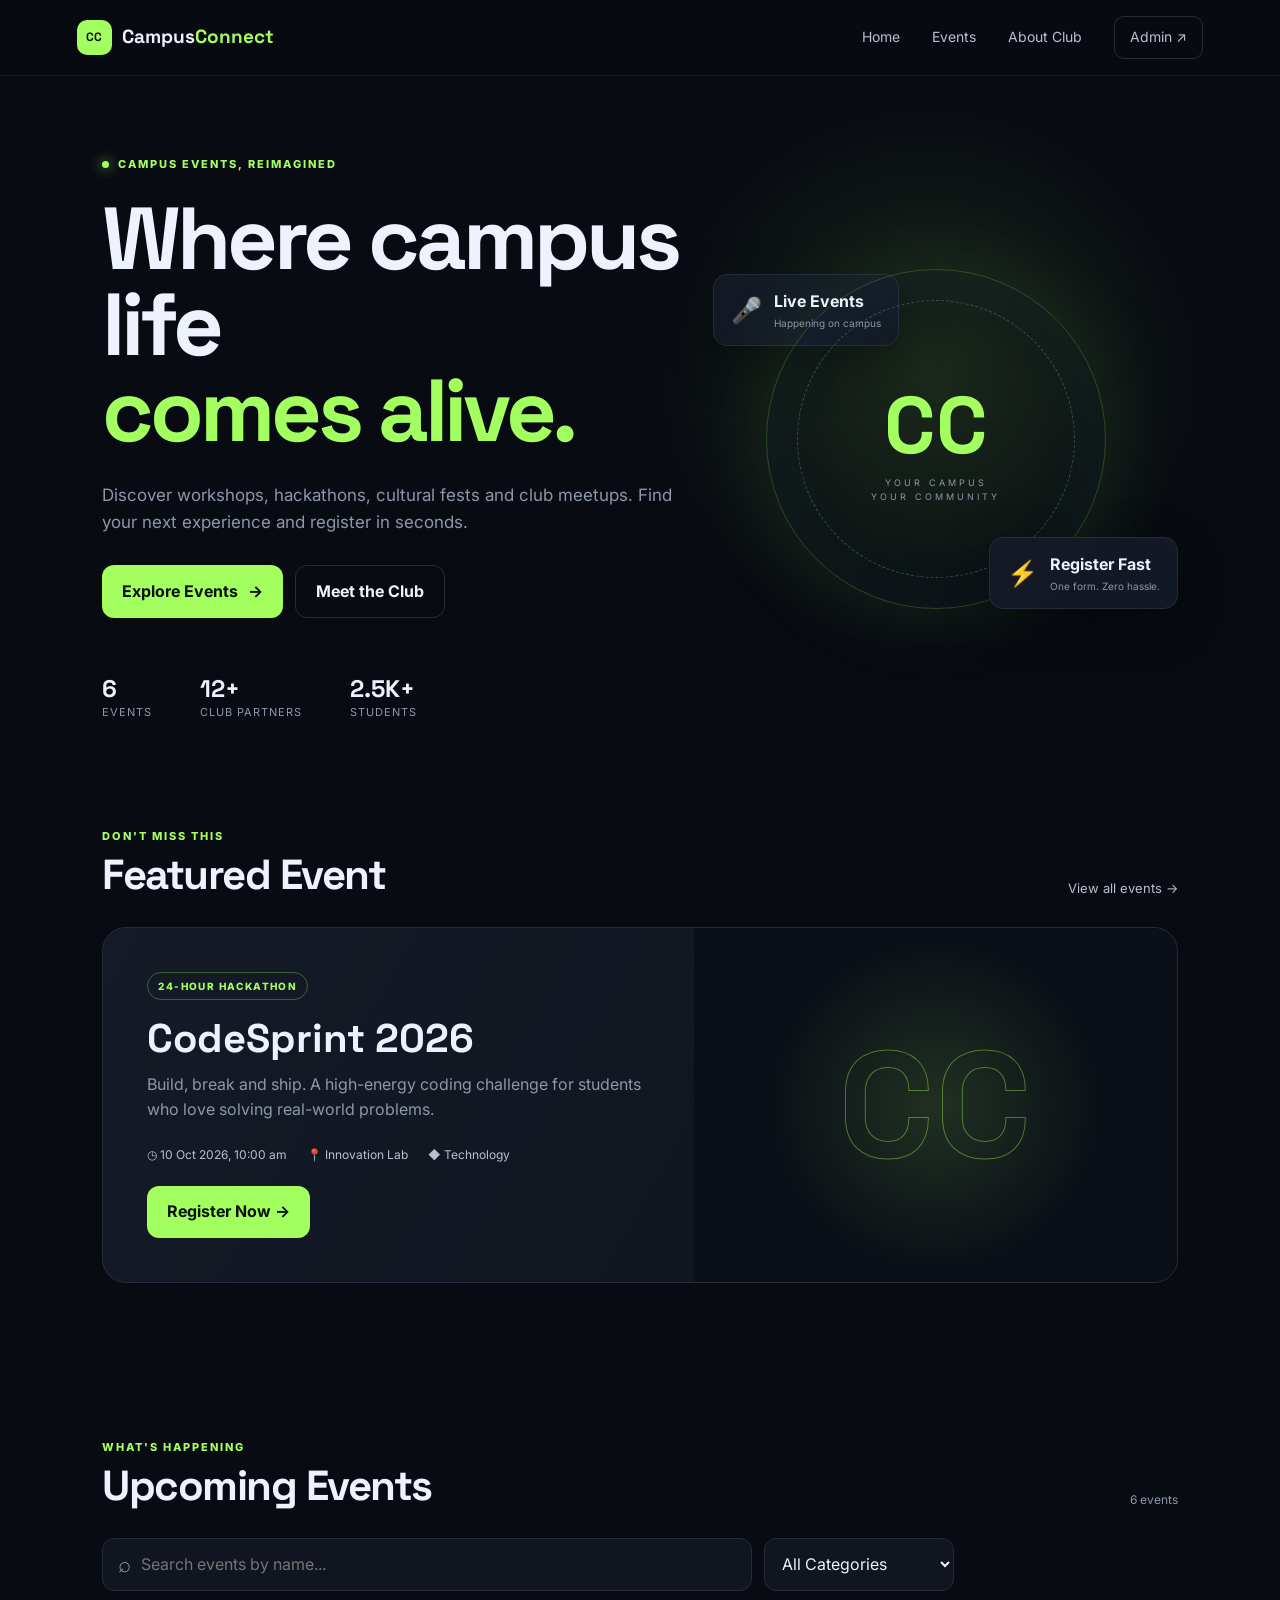
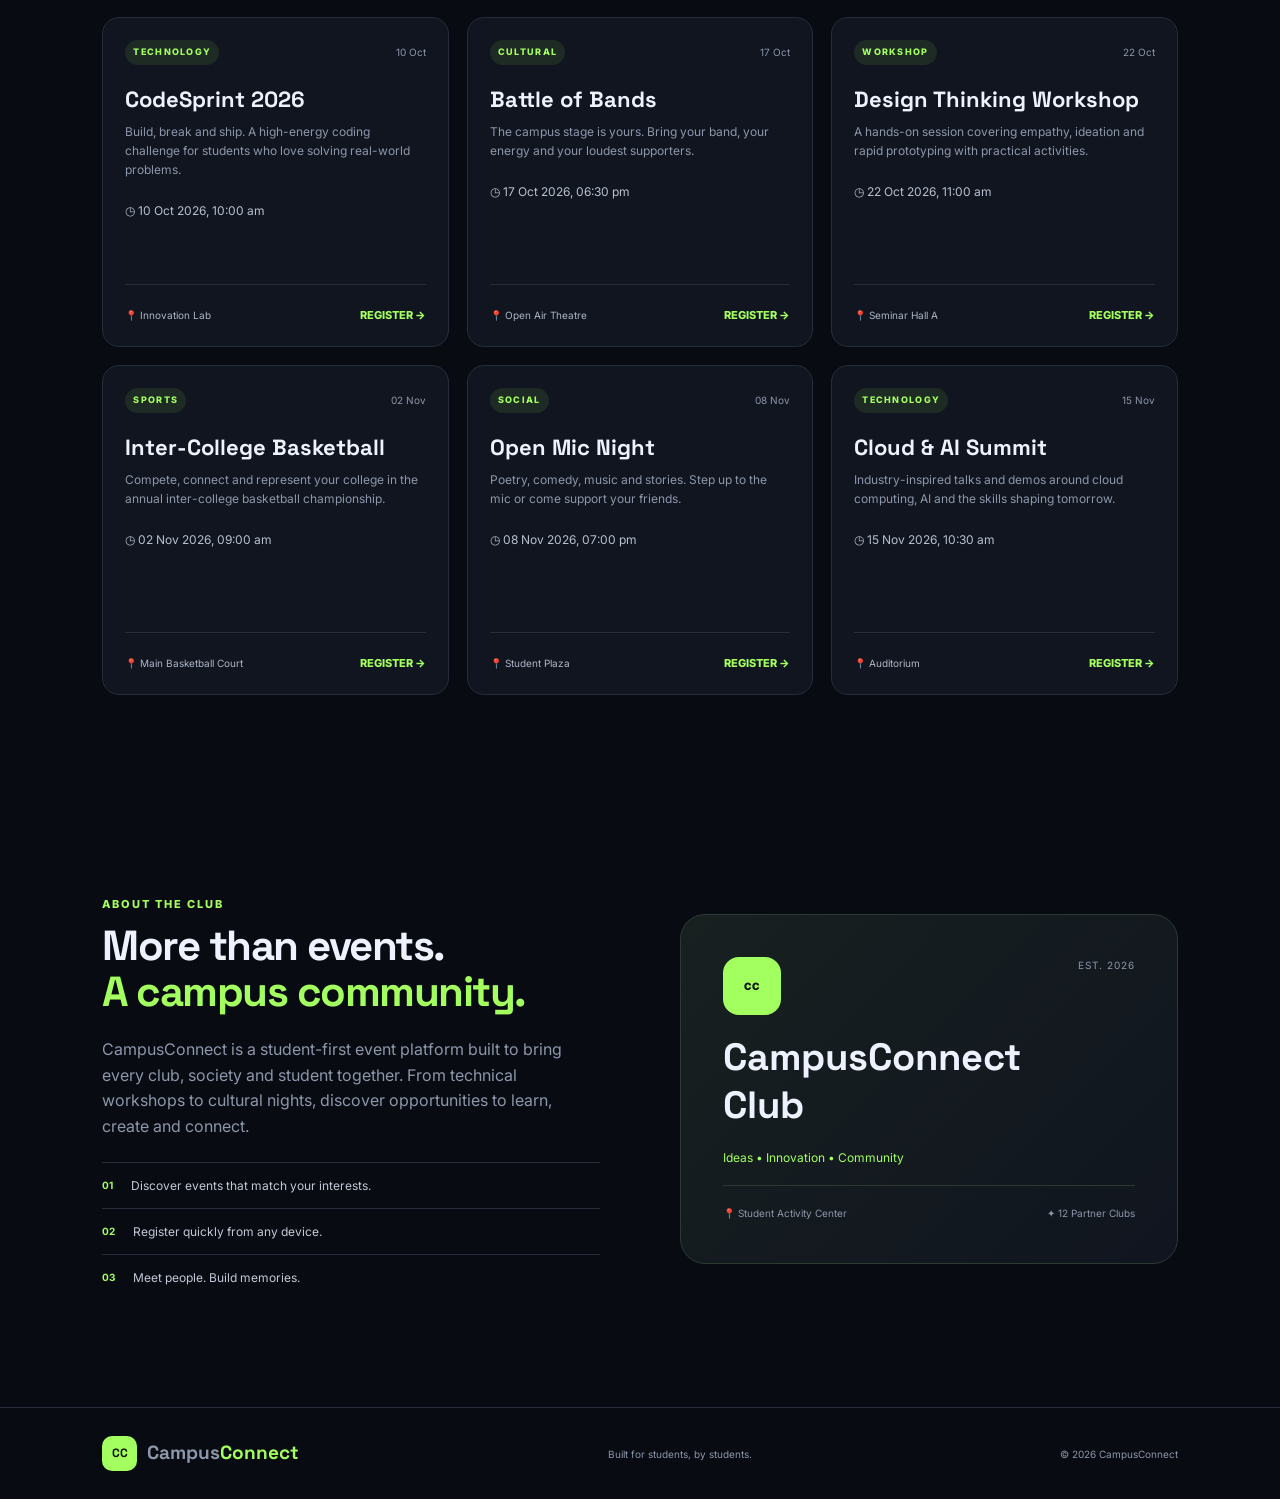
<file: index.html>
<!DOCTYPE html>
<html lang="en">
<head>
  <meta charset="UTF-8" />
  <meta name="viewport" content="width=device-width, initial-scale=1.0" />
  <meta name="description" content="CampusConnect - College Club Event Management" />
  <title>CampusConnect | College Events</title>
  <link rel="preconnect" href="https://fonts.googleapis.com">
  <link rel="preconnect" href="https://fonts.gstatic.com" crossorigin>
  <link href="https://fonts.googleapis.com/css2?family=Inter:wght@400;500;600;700;800&family=Space+Grotesk:wght@500;600;700&display=swap" rel="stylesheet">
  <link rel="stylesheet" href="style.css" />
</head>
<body>
  <div class="toast-container" id="toastContainer"></div>

  <header class="navbar">
    <a href="#home" class="brand"><span class="brand-mark">CC</span><span>Campus<span>Connect</span></span></a>
    <nav>
      <a href="#home">Home</a>
      <a href="#events">Events</a>
      <a href="#about">About Club</a>
      <a href="admin.html" class="admin-link">Admin ↗</a>
    </nav>
    <button class="menu-btn" id="menuBtn">☰</button>
  </header>

  <main>
    <section class="hero" id="home">
      <div class="hero-glow"></div>
      <div class="hero-content">
        <div class="eyebrow"><span class="pulse-dot"></span> CAMPUS EVENTS, REIMAGINED</div>
        <h1>Where campus life<br><span>comes alive.</span></h1>
        <p>Discover workshops, hackathons, cultural fests and club meetups. Find your next experience and register in seconds.</p>
        <div class="hero-actions">
          <a href="#events" class="btn btn-primary">Explore Events <span>→</span></a>
          <a href="#about" class="btn btn-ghost">Meet the Club</a>
        </div>
        <div class="hero-stats">
          <div><strong id="heroEventCount">0</strong><span>Events</span></div>
          <div><strong>12+</strong><span>Club Partners</span></div>
          <div><strong>2.5K+</strong><span>Students</span></div>
        </div>
      </div>
      <div class="hero-visual">
        <div class="floating-card fc-one"><span>🎤</span><div><b>Live Events</b><small>Happening on campus</small></div></div>
        <div class="featured-orb">
          <div class="orb-ring"></div>
          <div class="orb-content"><span>CC</span><small>YOUR CAMPUS<br>YOUR COMMUNITY</small></div>
        </div>
        <div class="floating-card fc-two"><span>⚡</span><div><b>Register Fast</b><small>One form. Zero hassle.</small></div></div>
      </div>
    </section>

    <section class="section featured-section">
      <div class="section-head">
        <div><span class="section-kicker">DON'T MISS THIS</span><h2>Featured Event</h2></div>
        <a href="#events" class="text-link">View all events →</a>
      </div>
      <div id="featuredEvent"></div>
    </section>

    <section class="section" id="events">
      <div class="section-head">
        <div><span class="section-kicker">WHAT'S HAPPENING</span><h2>Upcoming Events</h2></div>
        <span class="event-count" id="eventCount"></span>
      </div>
      <div class="filter-bar">
        <div class="search-box"><span>⌕</span><input id="searchInput" type="search" placeholder="Search events by name..." /></div>
        <select id="categoryFilter"><option value="all">All Categories</option></select>
      </div>
      <div class="events-grid" id="eventsGrid"></div>
      <div class="empty-state hidden" id="emptyState"><div>◌</div><h3>No events found</h3><p>Try another search or category.</p></div>
    </section>

    <section class="section about-section" id="about">
      <div class="about-copy">
        <span class="section-kicker">ABOUT THE CLUB</span>
        <h2>More than events.<br><span>A campus community.</span></h2>
        <p>CampusConnect is a student-first event platform built to bring every club, society and student together. From technical workshops to cultural nights, discover opportunities to learn, create and connect.</p>
        <div class="about-points">
          <div><b>01</b><span>Discover events that match your interests.</span></div>
          <div><b>02</b><span>Register quickly from any device.</span></div>
          <div><b>03</b><span>Meet people. Build memories.</span></div>
        </div>
      </div>
      <div class="club-card">
        <div class="club-card-top"><span class="club-logo">CC</span><span>EST. 2026</span></div>
        <h3>CampusConnect Club</h3>
        <p>Ideas • Innovation • Community</p>
        <div class="club-line"></div>
        <div class="club-meta"><span>📍 Student Activity Center</span><span>✦ 12 Partner Clubs</span></div>
      </div>
    </section>
  </main>

  <footer><div class="brand"><span class="brand-mark">CC</span><span>Campus<span>Connect</span></span></div><p>Built for students, by students.</p><span>© 2026 CampusConnect</span></footer>

  <div class="modal-backdrop hidden" id="registrationModal">
    <div class="modal">
      <button class="modal-close" id="closeModal">×</button>
      <div class="modal-icon">✦</div>
      <span class="section-kicker">EVENT REGISTRATION</span>
      <h2 id="modalEventName">Register for Event</h2>
      <p class="modal-subtitle" id="modalEventMeta"></p>
      <form id="registrationForm">
        <input type="hidden" id="registrationEventId">
        <div class="form-grid">
          <label>Full Name<input id="regName" required placeholder="Your name"></label>
          <label>Email<input id="regEmail" type="email" required placeholder="you@example.com"></label>
          <label>College / University<input id="regCollege" required placeholder="College name"></label>
          <label>Year<input id="regYear" required placeholder="e.g. 2nd Year"></label>
          <label class="full">Phone Number<input id="regPhone" required pattern="[0-9]{10}" maxlength="10" placeholder="10-digit phone number"></label>
        </div>
        <button class="btn btn-primary full-submit" type="submit">Confirm Registration →</button>
      </form>
    </div>
  </div>

  <script src="app.js"></script>
</body>
</html>
</file>
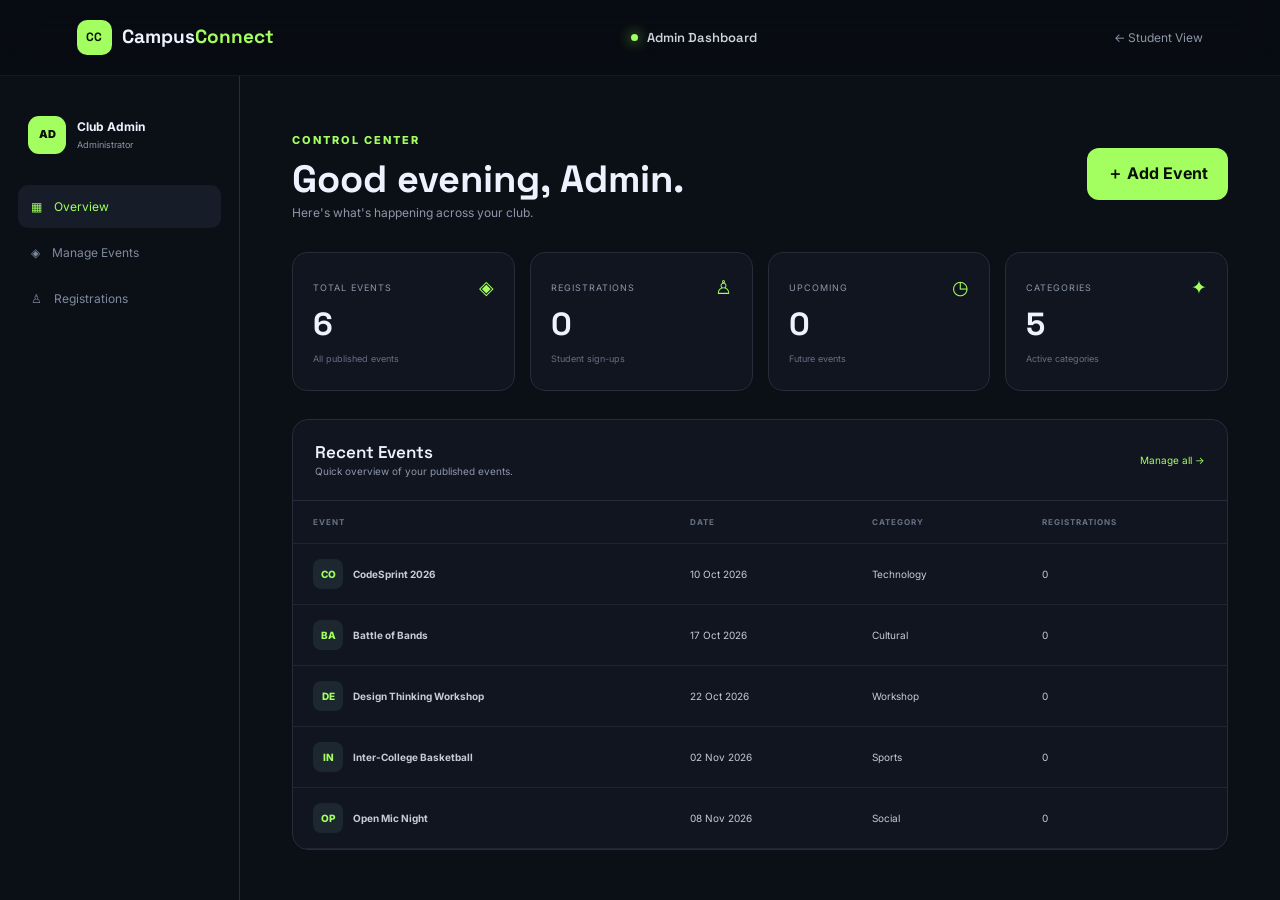
<file: admin.html>
<!DOCTYPE html>
<html lang="en">
<head>
  <meta charset="UTF-8">
  <meta name="viewport" content="width=device-width, initial-scale=1.0">
  <title>CampusConnect | Admin Dashboard</title>
  <link rel="preconnect" href="https://fonts.googleapis.com">
  <link rel="preconnect" href="https://fonts.gstatic.com" crossorigin>
  <link href="https://fonts.googleapis.com/css2?family=Inter:wght@400;500;600;700;800&family=Space+Grotesk:wght@500;600;700&display=swap" rel="stylesheet">
  <link rel="stylesheet" href="style.css">
</head>
<body class="admin-body">
  <div class="toast-container" id="toastContainer"></div>
  <header class="navbar admin-nav">
    <a href="index.html" class="brand"><span class="brand-mark">CC</span><span>Campus<span>Connect</span></span></a>
    <div class="admin-title"><span class="live-dot"></span> Admin Dashboard</div>
    <a href="index.html" class="back-link">← Student View</a>
  </header>

  <main class="admin-layout">
    <aside class="sidebar">
      <div class="side-profile"><div class="avatar">AD</div><div><b>Club Admin</b><small>Administrator</small></div></div>
      <button class="side-btn active" data-tab="overview">▦ <span>Overview</span></button>
      <button class="side-btn" data-tab="events-admin">◈ <span>Manage Events</span></button>
      <button class="side-btn" data-tab="registrations">♙ <span>Registrations</span></button>
    </aside>

    <section class="admin-content">
      <div id="overviewTab" class="admin-tab">
        <div class="admin-heading"><div><span class="section-kicker">CONTROL CENTER</span><h1>Good evening, Admin.</h1><p>Here's what's happening across your club.</p></div><button class="btn btn-primary" id="quickAdd">＋ Add Event</button></div>
        <div class="stat-grid">
          <div class="stat-card"><span class="stat-icon">◈</span><small>TOTAL EVENTS</small><strong id="statEvents">0</strong><em>All published events</em></div>
          <div class="stat-card"><span class="stat-icon">♙</span><small>REGISTRATIONS</small><strong id="statRegistrations">0</strong><em>Student sign-ups</em></div>
          <div class="stat-card"><span class="stat-icon">◷</span><small>UPCOMING</small><strong id="statUpcoming">0</strong><em>Future events</em></div>
          <div class="stat-card"><span class="stat-icon">✦</span><small>CATEGORIES</small><strong id="statCategories">0</strong><em>Active categories</em></div>
        </div>
        <div class="admin-panel"><div class="panel-head"><div><h3>Recent Events</h3><p>Quick overview of your published events.</p></div><button class="text-btn" data-switch="events-admin">Manage all →</button></div><div class="table-wrap"><table><thead><tr><th>EVENT</th><th>DATE</th><th>CATEGORY</th><th>REGISTRATIONS</th></tr></thead><tbody id="recentEvents"></tbody></table></div></div>
      </div>

      <div id="events-adminTab" class="admin-tab hidden">
        <div class="admin-heading"><div><span class="section-kicker">CONTENT MANAGEMENT</span><h1>Manage Events</h1><p>Create, update and remove campus events.</p></div><button class="btn btn-primary" id="addEventBtn">＋ Add Event</button></div>
        <div class="admin-panel"><div class="panel-head"><div><h3>All Events</h3><p>Changes are saved automatically in your browser.</p></div></div><div class="table-wrap"><table><thead><tr><th>EVENT</th><th>DATE & TIME</th><th>VENUE</th><th>CATEGORY</th><th>ACTIONS</th></tr></thead><tbody id="adminEventsTable"></tbody></table></div></div>
      </div>

      <div id="registrationsTab" class="admin-tab hidden">
        <div class="admin-heading"><div><span class="section-kicker">STUDENT DATA</span><h1>Registrations</h1><p>View and search students registered for events.</p></div></div>
        <div class="admin-panel"><div class="filter-bar admin-filter"><div class="search-box"><span>⌕</span><input id="registrationSearch" placeholder="Search name, email or college..."></div><select id="registrationEventFilter"><option value="all">All Events</option></select></div><div class="table-wrap"><table><thead><tr><th>STUDENT</th><th>CONTACT</th><th>COLLEGE / YEAR</th><th>EVENT</th><th>REGISTERED</th></tr></thead><tbody id="registrationsTable"></tbody></table></div><div class="empty-state hidden" id="registrationEmpty"><div>♙</div><h3>No registrations found</h3><p>Try changing your filters.</p></div></div>
      </div>
    </section>
  </main>

  <div class="modal-backdrop hidden" id="eventModal">
    <div class="modal admin-modal">
      <button class="modal-close" id="closeEventModal">×</button>
      <span class="section-kicker" id="eventModalKicker">NEW EVENT</span>
      <h2 id="eventModalTitle">Add Event</h2>
      <form id="eventForm">
        <input type="hidden" id="editEventId">
        <div class="form-grid">
          <label class="full">Event Name<input id="eventName" required placeholder="e.g. CodeSprint 2026"></label>
          <label>Category<select id="eventCategory" required><option>Technology</option><option>Cultural</option><option>Sports</option><option>Workshop</option><option>Social</option><option>Other</option></select></label>
          <label>Date & Time<input id="eventDate" type="datetime-local" required></label>
          <label>Venue<input id="eventVenue" required placeholder="e.g. Seminar Hall"></label>
          <label>Short Tag<input id="eventTag" placeholder="e.g. 24-HOUR HACKATHON"></label>
          <label class="full">Description<textarea id="eventDescription" required rows="4" placeholder="Tell students what this event is about..."></textarea></label>
          <label class="checkbox-label full"><input type="checkbox" id="eventFeatured"> Mark as featured event</label>
        </div>
        <button class="btn btn-primary full-submit" type="submit">Save Event</button>
      </form>
    </div>
  </div>
  <script src="admin.js"></script>
</body>
</html>
</file>
<file: style.css>
*{box-sizing:border-box;margin:0;padding:0}html{scroll-behavior:smooth}body{font-family:Inter,Arial,sans-serif;background:#080b12;color:#eef2ff;line-height:1.6}a{text-decoration:none;color:inherit}button,input,select,textarea{font:inherit}button{cursor:pointer}.hidden{display:none!important}
:root{--bg:#080b12;--panel:#10151f;--panel2:#151b27;--line:#252d3b;--text:#eef2ff;--muted:#8d97aa;--accent:#a3ff5f;--accent2:#65d9ff;--danger:#ff6b7a;--radius:20px}
.navbar{height:76px;display:flex;align-items:center;justify-content:space-between;padding:0 6%;border-bottom:1px solid rgba(255,255,255,.06);position:sticky;top:0;z-index:50;background:rgba(8,11,18,.82);backdrop-filter:blur(18px)}.brand{display:flex;align-items:center;gap:10px;font-family:"Space Grotesk";font-weight:700;font-size:19px}.brand>span:last-child>span{color:var(--accent)}.brand-mark{display:grid;place-items:center;width:35px;height:35px;border-radius:10px;background:var(--accent);color:#081006;font-size:12px;font-weight:900}.navbar nav{display:flex;align-items:center;gap:32px;color:#b8c0d0;font-size:14px}.navbar nav a:hover,.text-link:hover{color:var(--accent)}.admin-link{border:1px solid var(--line);padding:9px 15px;border-radius:10px}.menu-btn{display:none;background:none;border:0;color:white;font-size:24px}
.hero{min-height:680px;display:flex;align-items:center;padding:80px 8%;position:relative;overflow:hidden}.hero-glow{position:absolute;width:600px;height:600px;border-radius:50%;background:radial-gradient(circle,rgba(163,255,95,.12),transparent 65%);right:4%;top:0}.hero-content{width:55%;position:relative;z-index:2}.eyebrow,.section-kicker{font-size:11px;font-weight:800;letter-spacing:2px;color:var(--accent)}.eyebrow{display:flex;gap:9px;align-items:center;margin-bottom:22px}.pulse-dot,.live-dot{width:7px;height:7px;border-radius:50%;background:var(--accent);box-shadow:0 0 14px var(--accent);display:inline-block}.hero h1{font:700 clamp(50px,7vw,88px)/.98 "Space Grotesk";letter-spacing:-4px}.hero h1 span{color:var(--accent)}.hero p{max-width:590px;color:var(--muted);font-size:17px;margin:28px 0}.hero-actions{display:flex;gap:12px}.btn{border:0;border-radius:12px;padding:13px 20px;font-weight:700;transition:.2s;display:inline-flex;justify-content:center;align-items:center;gap:10px}.btn-primary{background:var(--accent);color:#071006}.btn-primary:hover{transform:translateY(-2px);box-shadow:0 10px 30px rgba(163,255,95,.16)}.btn-ghost{border:1px solid var(--line);color:var(--text)}.btn-ghost:hover{border-color:#4a566a}.hero-stats{display:flex;gap:48px;margin-top:55px}.hero-stats div{display:flex;flex-direction:column}.hero-stats strong{font:700 24px "Space Grotesk"}.hero-stats span{font-size:11px;color:var(--muted);text-transform:uppercase;letter-spacing:1px}.hero-visual{flex:1;height:470px;position:relative;display:grid;place-items:center}.featured-orb{width:340px;height:340px;border:1px solid rgba(163,255,95,.22);border-radius:50%;display:grid;place-items:center;box-shadow:0 0 100px rgba(163,255,95,.08),inset 0 0 70px rgba(101,217,255,.05);position:relative}.orb-ring{position:absolute;inset:30px;border:1px dashed rgba(101,217,255,.3);border-radius:50%;animation:spin 18s linear infinite}.orb-content{text-align:center}.orb-content span{font:800 80px "Space Grotesk";color:var(--accent)}.orb-content small{display:block;color:var(--muted);font-size:9px;letter-spacing:3px}.floating-card{position:absolute;display:flex;gap:12px;align-items:center;background:rgba(21,27,39,.9);border:1px solid var(--line);padding:14px 17px;border-radius:14px;box-shadow:0 15px 50px rgba(0,0,0,.3);backdrop-filter:blur(10px)}.floating-card>span{font-size:25px}.floating-card b,.floating-card small{display:block}.floating-card small{font-size:10px;color:var(--muted)}.fc-one{top:70px;left:4%}.fc-two{right:0;bottom:65px}@keyframes spin{to{transform:rotate(360deg)}}
.section{padding:75px 8%;max-width:1400px;margin:auto}.section-head{display:flex;justify-content:space-between;align-items:end;margin-bottom:28px}.section-head h2,.about-copy h2{font:700 42px/1.1 "Space Grotesk";margin-top:7px;letter-spacing:-1.5px}.section-head h2{margin-top:5px}.text-link{font-size:13px;color:#b7c0cf}.event-count{font-size:12px;color:var(--muted)}.featured-section{padding-top:20px}.featured-card{min-height:320px;border:1px solid var(--line);border-radius:24px;background:linear-gradient(120deg,#141b26,#0f131d);overflow:hidden;display:grid;grid-template-columns:1.1fr .9fr;position:relative}.featured-info{padding:44px;display:flex;flex-direction:column;justify-content:center}.featured-tag{display:inline-block;width:max-content;border:1px solid rgba(163,255,95,.3);color:var(--accent);padding:5px 10px;border-radius:50px;font-size:10px;letter-spacing:1.4px;font-weight:800}.featured-info h3{font:700 40px/1.08 "Space Grotesk";margin:17px 0 12px}.featured-info p{color:var(--muted);max-width:570px}.event-meta{display:flex;gap:20px;flex-wrap:wrap;margin:22px 0;color:#b8c1d0;font-size:12px}.featured-art{display:grid;place-items:center;background:radial-gradient(circle at 50% 50%,rgba(163,255,95,.14),transparent 55%),#0b0f17}.featured-art .big-mark{font:800 150px "Space Grotesk";color:transparent;-webkit-text-stroke:1px rgba(163,255,95,.4)}
.filter-bar{display:flex;gap:12px;margin-bottom:26px}.search-box{flex:1;max-width:650px;display:flex;align-items:center;gap:10px;background:var(--panel);border:1px solid var(--line);border-radius:12px;padding:0 15px}.search-box span{font-size:22px;color:var(--muted)}.search-box input,.filter-bar select{border:0;outline:0;background:transparent;color:var(--text);padding:13px 0;width:100%}.filter-bar select{width:190px;background:var(--panel);border:1px solid var(--line);border-radius:12px;padding:0 13px}.filter-bar select option{background:#10151f}.events-grid{display:grid;grid-template-columns:repeat(3,1fr);gap:18px}.event-card{background:var(--panel);border:1px solid var(--line);border-radius:17px;padding:22px;transition:.25s;display:flex;flex-direction:column;min-height:330px}.event-card:hover{transform:translateY(-4px);border-color:#3a4658}.card-top{display:flex;justify-content:space-between;align-items:center}.category{font-size:9px;letter-spacing:1.3px;font-weight:800;padding:5px 8px;border-radius:50px;background:rgba(163,255,95,.09);color:var(--accent)}.date-box{font-size:10px;color:var(--muted)}.event-card h3{font:700 22px/1.15 "Space Grotesk";margin:22px 0 10px}.event-card p{font-size:12px;color:var(--muted);display:-webkit-box;-webkit-line-clamp:3;-webkit-box-orient:vertical;overflow:hidden}.card-bottom{margin-top:auto;padding-top:22px;border-top:1px solid var(--line);display:flex;justify-content:space-between;align-items:center}.venue{font-size:10px;color:#aeb7c7}.register-btn{border:0;background:transparent;color:var(--accent);font-size:11px;font-weight:800}.empty-state{text-align:center;padding:70px;color:var(--muted)}.empty-state div{font-size:40px}.empty-state h3{color:var(--text);margin:8px}
.about-section{display:grid;grid-template-columns:1fr 1fr;gap:80px;align-items:center;padding-top:120px;padding-bottom:120px}.about-copy h2 span{color:var(--accent)}.about-copy>p{color:var(--muted);max-width:620px;margin:22px 0}.about-points{display:grid;gap:13px}.about-points div{display:flex;gap:18px;align-items:center;border-top:1px solid var(--line);padding-top:13px}.about-points b{font-size:10px;color:var(--accent)}.about-points span{font-size:12px;color:#c2c9d6}.club-card{padding:42px;border-radius:25px;background:linear-gradient(135deg,#182020,#10151f);border:1px solid #2b3a33;min-height:350px;display:flex;flex-direction:column;justify-content:space-between}.club-card-top{display:flex;justify-content:space-between;color:var(--muted);font-size:10px;letter-spacing:1px}.club-logo{width:58px;height:58px;border-radius:16px;display:grid;place-items:center;background:var(--accent);color:#071006;font-weight:900}.club-card h3{font:700 38px "Space Grotesk";max-width:300px}.club-card p{color:var(--accent);font-size:12px}.club-line{height:1px;background:#2d3933}.club-meta{display:flex;justify-content:space-between;color:var(--muted);font-size:10px}
footer{border-top:1px solid var(--line);padding:28px 8%;display:flex;justify-content:space-between;align-items:center;color:var(--muted);font-size:10px}.toast-container{position:fixed;right:22px;bottom:22px;z-index:100}.toast{background:#171f2b;border:1px solid #334053;color:#fff;padding:14px 18px;border-radius:12px;margin-top:10px;box-shadow:0 12px 40px #0008;font-size:12px;animation:toast .3s ease}.toast.success{border-color:#527b3b}.toast.error{border-color:#7b3b47}@keyframes toast{from{opacity:0;transform:translateY(10px)}}
.modal-backdrop{position:fixed;inset:0;background:rgba(0,0,0,.72);backdrop-filter:blur(7px);display:grid;place-items:center;z-index:80;padding:20px}.modal{width:min(620px,100%);max-height:90vh;overflow:auto;background:#111720;border:1px solid #303a49;border-radius:22px;padding:32px;position:relative;box-shadow:0 30px 100px #0009}.modal-close{position:absolute;right:20px;top:17px;border:0;background:var(--panel2);color:#c9d0dc;border-radius:50%;width:34px;height:34px;font-size:22px}.modal-icon{width:45px;height:45px;display:grid;place-items:center;background:rgba(163,255,95,.1);color:var(--accent);border-radius:12px;margin-bottom:20px}.modal h2{font:700 30px "Space Grotesk";margin:4px 0}.modal-subtitle{font-size:11px;color:var(--muted);margin-bottom:25px}.form-grid{display:grid;grid-template-columns:1fr 1fr;gap:15px}.form-grid label{font-size:10px;color:#aeb7c7;text-transform:uppercase;letter-spacing:.6px}.form-grid label.full{grid-column:1/-1}.form-grid input,.form-grid select,.form-grid textarea{display:block;width:100%;margin-top:7px;background:#0b1018;border:1px solid #293342;border-radius:10px;color:#fff;padding:12px;outline:0;resize:vertical}.form-grid input:focus,.form-grid select:focus,.form-grid textarea:focus{border-color:#627382}.full-submit{width:100%;margin-top:22px}
.admin-body{background:#0b0f16}.admin-nav{position:static}.admin-title{font:600 13px "Space Grotesk";color:#cdd4df;display:flex;align-items:center;gap:9px}.back-link{font-size:12px;color:var(--muted)}.admin-layout{display:grid;grid-template-columns:240px 1fr;min-height:calc(100vh - 76px)}.sidebar{border-right:1px solid var(--line);padding:30px 18px;background:#0b0f16}.side-profile{display:flex;align-items:center;gap:11px;padding:10px 10px 28px}.avatar{width:38px;height:38px;background:var(--accent);color:#071006;border-radius:11px;display:grid;place-items:center;font-size:11px;font-weight:900}.side-profile b,.side-profile small{display:block}.side-profile b{font-size:12px}.side-profile small{font-size:9px;color:var(--muted);margin-top:2px}.side-btn{width:100%;display:flex;gap:12px;align-items:center;border:0;background:transparent;color:#7f8a9e;padding:12px 13px;border-radius:10px;text-align:left;font-size:12px;margin:3px 0}.side-btn.active,.side-btn:hover{background:#161d28;color:#fff}.side-btn.active{color:var(--accent)}.admin-content{padding:45px 5%;max-width:1500px;width:100%;margin:auto}.admin-heading{display:flex;justify-content:space-between;align-items:center;margin-bottom:30px}.admin-heading h1{font:700 38px "Space Grotesk";margin-top:4px}.admin-heading p{font-size:12px;color:var(--muted)}.stat-grid{display:grid;grid-template-columns:repeat(4,1fr);gap:15px;margin-bottom:28px}.stat-card{background:var(--panel);border:1px solid var(--line);border-radius:15px;padding:20px}.stat-icon{float:right;color:var(--accent);font-size:19px}.stat-card small{font-size:9px;color:var(--muted);letter-spacing:1px}.stat-card strong{display:block;font:700 32px "Space Grotesk";margin-top:5px}.stat-card em{font-style:normal;color:#657084;font-size:9px}.admin-panel{background:var(--panel);border:1px solid var(--line);border-radius:16px;overflow:hidden}.panel-head{padding:21px 22px;border-bottom:1px solid var(--line);display:flex;justify-content:space-between;align-items:center}.panel-head h3{font:600 17px "Space Grotesk"}.panel-head p{font-size:10px;color:var(--muted)}.text-btn{border:0;background:none;color:var(--accent);font-size:10px}.table-wrap{overflow:auto}table{width:100%;border-collapse:collapse;min-width:650px}th,td{text-align:left;padding:15px 20px;border-bottom:1px solid #1e2632;font-size:10px}th{color:#687387;font-size:8px;letter-spacing:1px}td{color:#c5ccd7}.event-cell{display:flex;align-items:center;gap:10px}.mini-mark{width:30px;height:30px;border-radius:8px;background:#1c2730;color:var(--accent);display:grid;place-items:center;font-size:10px;font-weight:800}.action-btn{border:1px solid #303b4b;background:#141b25;color:#c7ced9;border-radius:7px;padding:6px 9px;font-size:9px;margin-right:4px}.action-btn:hover{border-color:#566377}.action-btn.danger{color:#ff8794}.admin-filter{padding:18px;border-bottom:1px solid var(--line);margin:0}.checkbox-label{display:flex!important;align-items:center;gap:9px}.checkbox-label input{width:auto!important;margin:0!important}
@media(max-width:900px){.hero{padding:70px 6%}.hero-content{width:100%}.hero-visual{display:none}.events-grid{grid-template-columns:repeat(2,1fr)}.about-section{gap:35px}.stat-grid{grid-template-columns:repeat(2,1fr)}.admin-layout{grid-template-columns:75px 1fr}.sidebar{padding:25px 10px}.side-profile>div:last-child,.side-btn span{display:none}.side-btn{justify-content:center}.admin-content{padding:35px 4%}}
@media(max-width:650px){.navbar{padding:0 5%}.navbar nav{display:none}.menu-btn{display:block}.hero{min-height:600px;padding:60px 6%}.hero h1{font-size:52px;letter-spacing:-2.5px}.hero p{font-size:14px}.hero-stats{gap:25px}.hero-stats strong{font-size:20px}.section{padding:55px 6%}.section-head{align-items:start;gap:15px}.section-head h2,.about-copy h2{font-size:32px}.featured-card{grid-template-columns:1fr}.featured-art{display:none}.featured-info{padding:30px}.featured-info h3{font-size:30px}.filter-bar{flex-direction:column}.filter-bar select{width:100%;height:45px}.events-grid{grid-template-columns:1fr}.about-section{grid-template-columns:1fr;padding-top:70px;padding-bottom:70px}.club-card{min-height:300px;padding:30px}.club-card h3{font-size:30px}footer{flex-direction:column;gap:10px;text-align:center}.admin-nav .admin-title{display:none}.admin-heading{align-items:start;gap:15px}.admin-heading h1{font-size:28px}.admin-heading .btn{padding:10px}.form-grid{grid-template-columns:1fr}.form-grid label.full{grid-column:auto}.admin-layout{grid-template-columns:1fr}.sidebar{display:flex;border-right:0;border-bottom:1px solid var(--line);padding:8px;gap:4px;overflow:auto}.side-profile{display:none}.side-btn{min-width:110px}.side-btn span{display:inline}.admin-content{padding:25px 4%}.stat-grid{grid-template-columns:1fr 1fr}.stat-card strong{font-size:25px}.back-link{font-size:10px}.modal{padding:25px 20px}}
</file>
